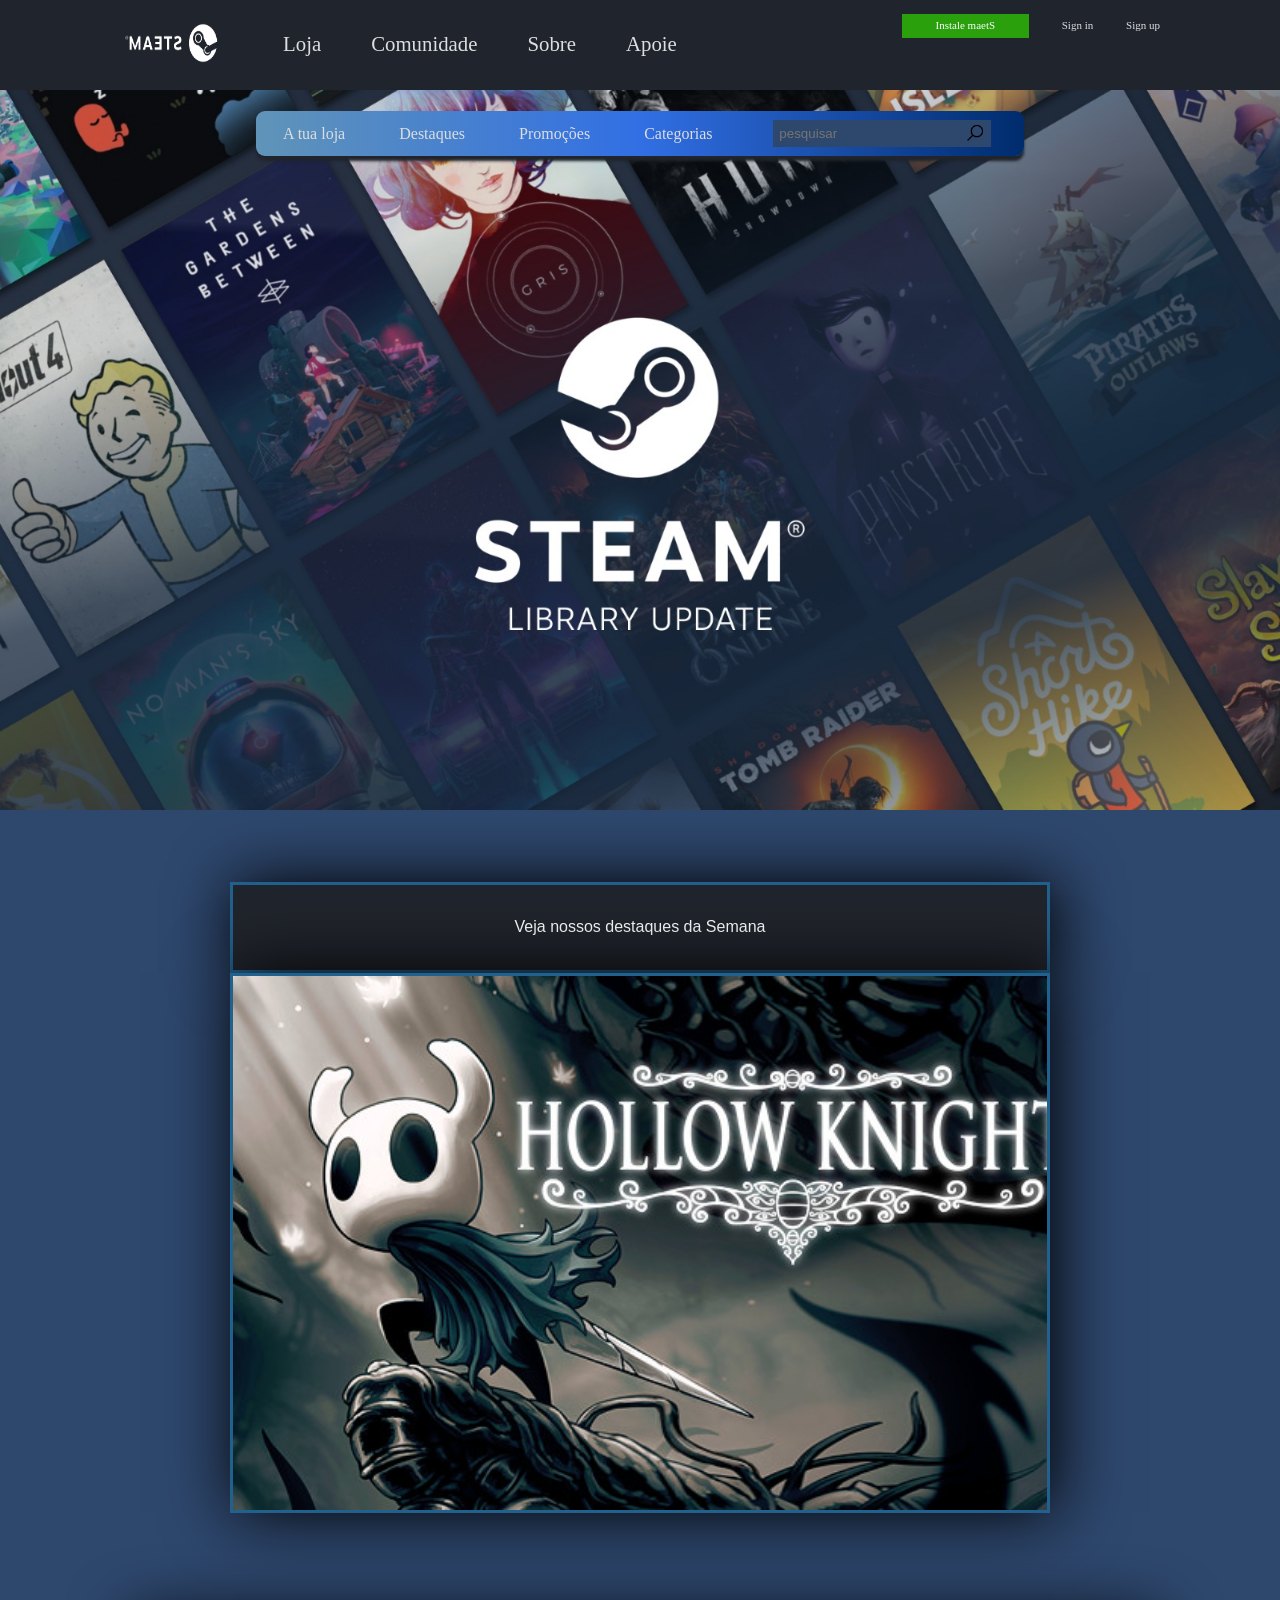
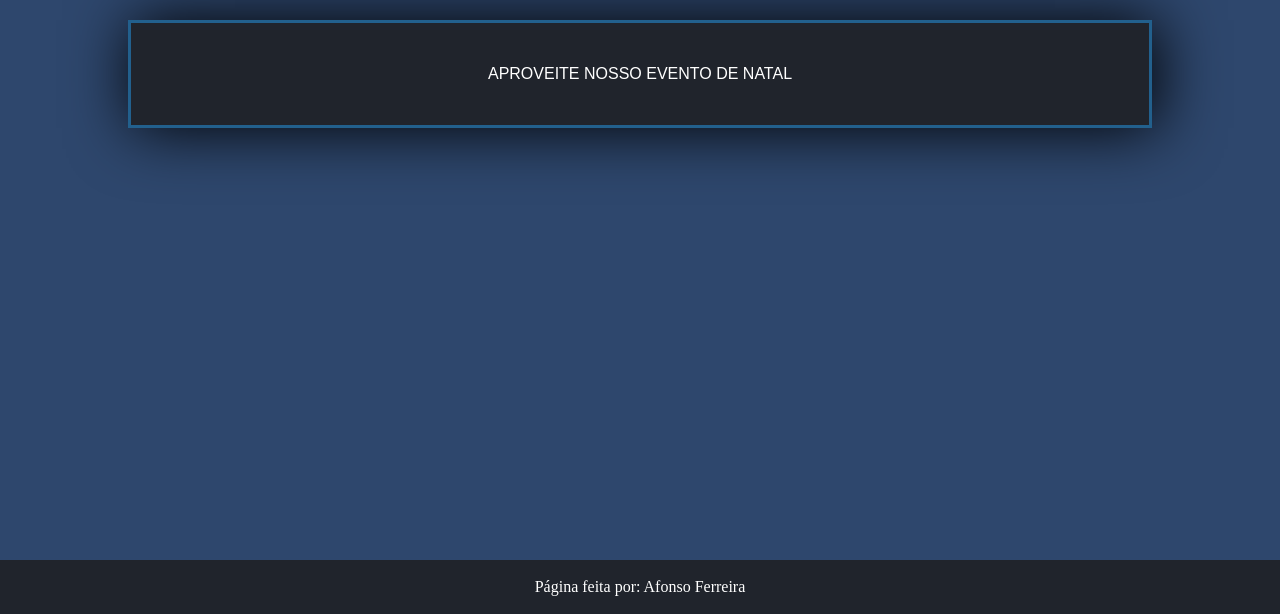
<file: maetS/index.html>
<!DOCTYPE html>
<html lang="en">

<head>
    <meta charset="UTF-8">
    <meta name="viewport" content="width=device-width, initial-scale=1.0">
    <title>maetS</title>
    <link rel="stylesheet" href="style.css">
</head>

<body>
    <div class="container">
        <header class="header-global">
            <nav class="nav-prim">
                <div class="logo"><img src="IMGs/logo.png" alt=""></div>
                <a href="#" class="hmenu">Loja</a>
                <a href="https://steamcommunity.com/" target="_blank" class="hmenu">Comunidade</a>
                <a href="" class="hmenu">Sobre</a>
                <a href="https://help.steampowered.com/pt/" target="_blank" class="hmenu">Apoie</a>
            </nav>
            <div class="menu">
                <div class="install">Instale maetS</div>
                <a href="" class="lmenu">Sign in</a>
                <a href="" class="lmenu">Sign up</a>
            </div>
        </header>
        <div class="holder">
            <nav class="nav-loja">
                <a href=".lojahehe">A tua loja</a>
                <a href="#dest">Destaques</a>
                <a href="#promo">Promoções</a>
                <a href="#cat">Categorias</a>
                <div class="barra">
                    <input type="search" name="bpequisa" id="bpesquisa" placeholder="pesquisar">
                    <input type="submit" value="" id="lupinha">
                </div>
            </nav>
        </div>
        <main class="conteudo">
            <div class="destaques" id="dest">
                <div class="text">Veja nossos destaques da Semana</div>
                <div id="slider">
                    <img class="selected" src="IMGs/hk.jpg" alt="Hollow knight">
                    <img src="IMGs/hfw.jpg" alt="Horizon fw">
                    <img src="IMGs/mk11.webp" alt="MK 11">
                    <img src="IMGs/fn.jpeg" alt="The goat">
                </div>

                <script src="script.js">
                    let time = 5000,
                        currentImageIndex = 0,
                        images = document
                            .querySelectorAll("#slider img")
                    max = images.length;

                    function nextImage() {

                        images[currentImageIndex]
                            .classList.remove("selected")

                        currentImageIndex++

                        if (currentImageIndex >= max)
                            currentImageIndex = 0

                        images[currentImageIndex]
                            .classList.add("selected")
                    }

                    function start() {
                        setInterval(() => {
                            // troca de image
                            nextImage()
                        }, time)
                    }

                    window.addEventListener("load", start)
                </script>

            </div>
    </div>
    <div class="evento">
        <div class="text">
            <p>APROVEITE NOSSO EVENTO DE NATAL</p>
        </div>
        <div class="natal"></div>
    </div>
    <div class="promocoes" id="promo"></div>
    <div class="categorias" id="cat"></div>
    </main>
    <footer>
        <p>Página feita por: Afonso Ferreira</p>
    </footer>
    </div>
</body>

</html
</file>
<file: maetS/style.css>
:root {
    --cor0: #20242c;
    --cor1: #2e476d;
    --cor2: #22608d;
    --cor3: #3278fa;
    --botao: #29a00c;
    --price: #BEEE11;
    --font: #FFFFFF;
    --fdest: #DCDEDF;
}

* {
    margin: 0;
    padding: 0;
    box-sizing: border-box;
}

.container {
    background-color: var(--cor3);
    display: grid;
    width: 100%;
    height: 100%;
    grid-template-areas:
        'hglob hglob hglob'
        'holder holder holder'
        'cont cont cont'
        'footer footer footer'
    ;
}

/* Inicio header */
.header-global {
    background-color: var(--cor0);
    grid-area: hglob;
    height: 10vh;
    display: flex;
    justify-content: space-around;
    align-items: center;
}

.logo img {
    width: 10vw;
    height: 6vh;
}

.nav-prim {
    background-color: var(--cor0);
    font-family: Georgia, 'Times New Roman', Times, serif;
    font-size: 1.3em;
    grid-area: nav;
    height: 8vh;
    display: flex;
    justify-content: center;
    align-items: center;
    gap: 50px;
}

.hmenu {
    display: inline-block;
    color: var(--fdest);
    text-decoration: none;
}

.hmenu::after {
    content: '';
    display: block;
    width: 0;
    height: 3px;
    background: var(--fdest);
    transition: width .3s;
}

.hmenu:hover::after {
    width: 100%;
}

.menu {
    margin-bottom: 38px;
    font-size: 11px;
    width: 288px;
    height: 24px;
    display: flex;
    justify-content: space-around;
    align-items: baseline;
    gap: 3px;
}

.install {
    display: flex;
    justify-content: center;
    padding-top: 5px;
    width: 127px;
    height: 24px;
    background-color: var(--botao);
    color: var(--font);
    font-size: 11px;
}

.lmenu {
    color: var(--fdest);
    font-family: Georgia, 'Times New Roman', Times, serif;
    text-decoration: none;
}

.lmenu:hover {
    color: var(--font);
}

/* Fim header */
/* Inicio holder */
.holder {
    background-image: url(IMGs/maetSholder.jpeg);
    background-repeat: no-repeat;
    background-size: cover;
    grid-area: holder;
    height: 80vh;
    display: flex;
    justify-content: center;
    flex-flow: row wrap;
    padding-top: 12px;
}

.nav-loja {
    margin-top: 1vh;
    width: 60vw;
    height: 5vh;
    background-image: linear-gradient(90deg, #6094b8, #316fe4, #002c6d);
    border-radius: 1vh;
    box-shadow: #20242c 0px 5px 3px;
    display: flex;
    justify-content: space-around;
    align-items: center;
}

.nav-loja a {
    font-size: 1em;
    display: inline-block;
    color: var(--fdest);
    text-decoration: none;
}

.barra {
    display: flex;
    width: 18vw;
    height: 7vh;
    justify-content: center;
    align-items: center;
}

#bpesquisa {
    background-color: var(--cor1);
    color: var(--font);
    padding: 0.5vw;
    width: 15vw;
    height: 3vh;
    border: 0px;
}

#lupinha {
    background-color: var(--cor1);
    background-image: url(IMGs/lupinha.png);
    background-repeat: no-repeat;
    background-position-y: 3px;
    background-size: 20px 20px;
    border: 0px;
    width: 2vw;
    height: 3vh;
}

/* Fim holder */
.conteudo {
    background-color: var(--cor1);
    grid-area: cont;
    height: 90vh;
    display: flex;
    flex-wrap: wrap;
    justify-content: center;
}

/* Inicio slider */
.destaques {
    width: 80vw;
    height: 60vh;
    margin-top: 8vh;
    display: flex;
    flex-direction: column;
    justify-content: center;
    align-items: center;
}

.text {
    width: 80%;
    height: 12vh;
    background-color: var(--cor0);
    box-shadow: 5px 0 4rem black;
    display: flex;
    justify-content: center;
    align-items: center;
    color: var(--font);
    border: var(--cor2)solid;
    font-family: 'Lucida Sans', 'Lucida Sans Regular', 'Lucida Grande', 'Lucida Sans Unicode', Geneva, Verdana, sans-serif;
}

#slider {
    width: 100%;
    max-width: 80%;
    height: 60vh;
    max-height: 100%;
    position: relative;
    display: flex;
}

#slider img {
    opacity: 0;
    position: absolute;
    width: 100%;
    height: 60vh;
    object-fit: cover;
    transition: opacity 800ms;
    border: var(--cor2)solid;
    box-shadow: 5px 0 4rem black;
}

#slider img.selected {
    opacity: 1;
}

/* Fim slider */
.evento {
    width: 100%;
    height: 60vh;
    background-color: var(--cor1);
    display: flex;
    justify-content: center;
    align-items: center;
    flex-flow: row wrap;
    box-shadow: 5px 0 4rem black;
}

.natal {
    width: 80%;
    height: 50vh;
    background-image: url(https://rbgprojetoseeventos.com.br/sp/wp-content/uploads/2023/04/imagem_artigo_rbg_880x390_natal-02.jpg);
    background-size: 80vw 40vh;
    background-repeat: no-repeat;
}

footer {
    background-color: var(--cor0);
    grid-area: footer;
    height: 6vh;
    display: flex;
    justify-content: center;
    align-items: center;
    color: var(--font)
}

@media (max-width: 768px) {
    .container {
        width: 100%;
        height: 100%;
        display: flex;
        justify-content: center;
        flex-flow: column nowrap;
    }

    .header-global {
        background-color: var(--cor0);
        height: 10vh;
        display: flex;
        justify-content: space-around;
        align-items: center;
    }

    .logo img {
        width: 12vw;
        height: 7vh;
    }

    .nav-prim {
        background-color: var(--cor0);
        font-family: Georgia, 'Times New Roman', Times, serif;
        font-size: 1.1em;
        height: 8vh;
        display: flex;
        justify-content: center;
        align-items: center;
        gap: 2.3vw;
    }

    .hmenu::after {
        content: '';
        display: block;
        width: 0;
        height: .5vh;
        background: var(--fdest);
        transition: width .3s;
    }

    .hmenu:hover::after {
        width: 100%;
    }

    .menu {
        margin-bottom: 1vh;
        font-size: .6em;
        width: 30vw;
        height: 3vh;
        display: flex;
        justify-content: space-around;
        align-items: baseline;
        gap: .6vw;
    }

    .install {
        display: flex;
        justify-content: center;
        align-items: center;
        width: 12vw;
        background-color: var(--botao);
        color: var(--font);
        font-size: 1.1em;
    }

    .destaques {
        width: 80vw;
        height: 60vh;
        margin-top: 8vh;
        display: flex;
        flex-direction: column;
        justify-content: center;
        align-items: center;
    }

    .holder {
        height: 65vh;
        display: flex;
        justify-content: center;
        flex-flow: row wrap;

    }

    .nav-loja {
        margin-top: 1vh;
        width: 80vw;
        height: 5vh;
        display: flex;
        gap: 0;

    }

    .nav-loja a {
        font-size: .9em;
        display: inline-block;
        color: var(--fdest);
        text-decoration: none;
    }

    .barra {
        display: none;
    }

    .text {
        width: 90%;
    }

    #slider {
        width: 100%;
        max-width: 90%;
        height: 100%;
        max-height: 100%;
        position: relative;
        box-shadow: 5px 0 4rem black;
        display: flex;
    }

    #slider img {
        opacity: 0;
        position: absolute;
        width: 100%;
        height: 100%;
        object-fit: cover;
        transition: opacity 800ms;
        border: var(--cor2)solid;
    }
}

@media (max-width: 576px) {
    .container {
        width: 100%;
        height: 100%;
        display: flex;
        justify-content: center;
        flex-flow: column nowrap;
    }

    .header-global {
        background-color: var(--cor0);
        height: 10vh;
        display: flex;
        justify-content: space-around;
        align-items: center;
    }

    .logo img {
        width: 12vw;
        height: 4vh;
    }

    .text {
        width: 90%;
    }

    .nav-prim {
        background-color: var(--cor0);
        font-family: Georgia, 'Times New Roman', Times, serif;
        font-size: 1em;
        height: 8vh;
        display: flex;
        justify-content: center;
        align-items: center;
        gap: 2vw;
    }

    .hmenu::after {
        content: '';
        display: block;
        width: 0;
        height: .2vh;
        background: var(--fdest);
        transition: width .3s;
    }

    .hmenu:hover::after {
        width: 100%;
    }

    .menu {
        margin-bottom: 1vh;
        font-size: .6em;
        width: 35vw;
        height: 3vh;
        display: flex;
        justify-content: space-around;
        align-items: baseline;
        gap: .6vw;
    }

    .install {
        display: flex;
        justify-content: center;
        align-items: center;
        width: 16vw;
        height: 3vh;
        background-color: var(--botao);
        color: var(--font);
        font-size: 1em;
    }

    .destaques {
        width: 80vw;
        height: 40vh;
        margin-top: 8vh;
        display: flex;
        flex-direction: column;
        justify-content: center;
        align-items: center;
    }

    .holder {
        height: 35vh;
        display: flex;
        justify-content: center;
        flex-flow: row wrap;

    }

    .nav-loja {
        margin-top: 1vh;
        width: 90vw;
        height: 5vh;

    }

    .nav-loja a {
        font-size: .9em;
        display: inline-block;
        color: var(--fdest);
        text-decoration: none;
    }

    .barra {
        display: none;
    }

    #slider {
        width: 100%;
        max-width: 90%;
        height: 60vh;
        max-height: 100%;
        position: relative;
        box-shadow: 5px 0 4rem black;
        display: flex;
    }

    #slider img {
        opacity: 0;
        position: absolute;
        width: 100%;
        height: 100%;
        object-fit: cover;
        transition: opacity 800ms;
        border: var(--cor2)solid;
    }
}

@media (max-width: 500px) {
    .container {
        width: 100%;
        height: 100%;
        display: flex;
        justify-content: center;
        flex-flow: column nowrap;
    }

    .header-global {
        background-color: var(--cor0);
        height: 10vh;
        display: flex;
        justify-content: space-around;
        align-items: center;
    }

    .logo img {
        width: 14vw;
        height: 3vh;
    }

    .nav-prim {
        background-color: var(--cor0);
        font-family: Georgia, 'Times New Roman', Times, serif;
        font-size: .8em;
        height: 8vh;
        display: flex;
        justify-content: center;
        align-items: center;
        gap: 1.5vw;
    }

    .hmenu::after {
        content: '';
        display: block;
        width: 0;
        height: .2vh;
        background: var(--fdest);
        transition: width .3s;
    }

    .hmenu:hover::after {
        width: 100%;
    }

    .menu {
        margin-bottom: 1vh;
        font-size: .5em;
        width: 30vw;
        height: 3vh;
        display: flex;
        justify-content: space-around;
        align-items: baseline;
        gap: .7vw;
    }

    .install {
        display: flex;
        justify-content: center;
        align-items: center;
        background-color: var(--botao);
        color: var(--font);
        font-size: .9em;
    }

    .destaques {
        width: 80vw;
        height: 60vh;
        margin-top: 8vh;
        display: flex;
        flex-direction: column;
        justify-content: center;
        align-items: center;
    }

    .holder {
        height: 30vh;
        display: flex;
        justify-content: center;
        flex-flow: row wrap;

    }

    .nav-loja {
        margin-top: 1vh;
        width: 80vw;
        height: 5vh;
        display: flex;
        gap: 0;

    }

    .nav-loja a {
        font-size: .7em;
        display: inline-block;
        color: var(--fdest);
        text-decoration: none;
    }

    .barra {
        display: none;
    }

    .text {
        width: 90%;
    }

    #slider {
        width: 100%;
        max-width: 90%;
        height: 100%;
        max-height: 80%;
        position: relative;
        box-shadow: 5px 0 4rem black;
        display: flex;
    }

    #slider img {
        opacity: 0;
        position: absolute;
        width: 100%;
        height: 100%;
        object-fit: cover;
        transition: opacity 800ms;
        border: var(--cor2)solid;
    }
}
</file>
